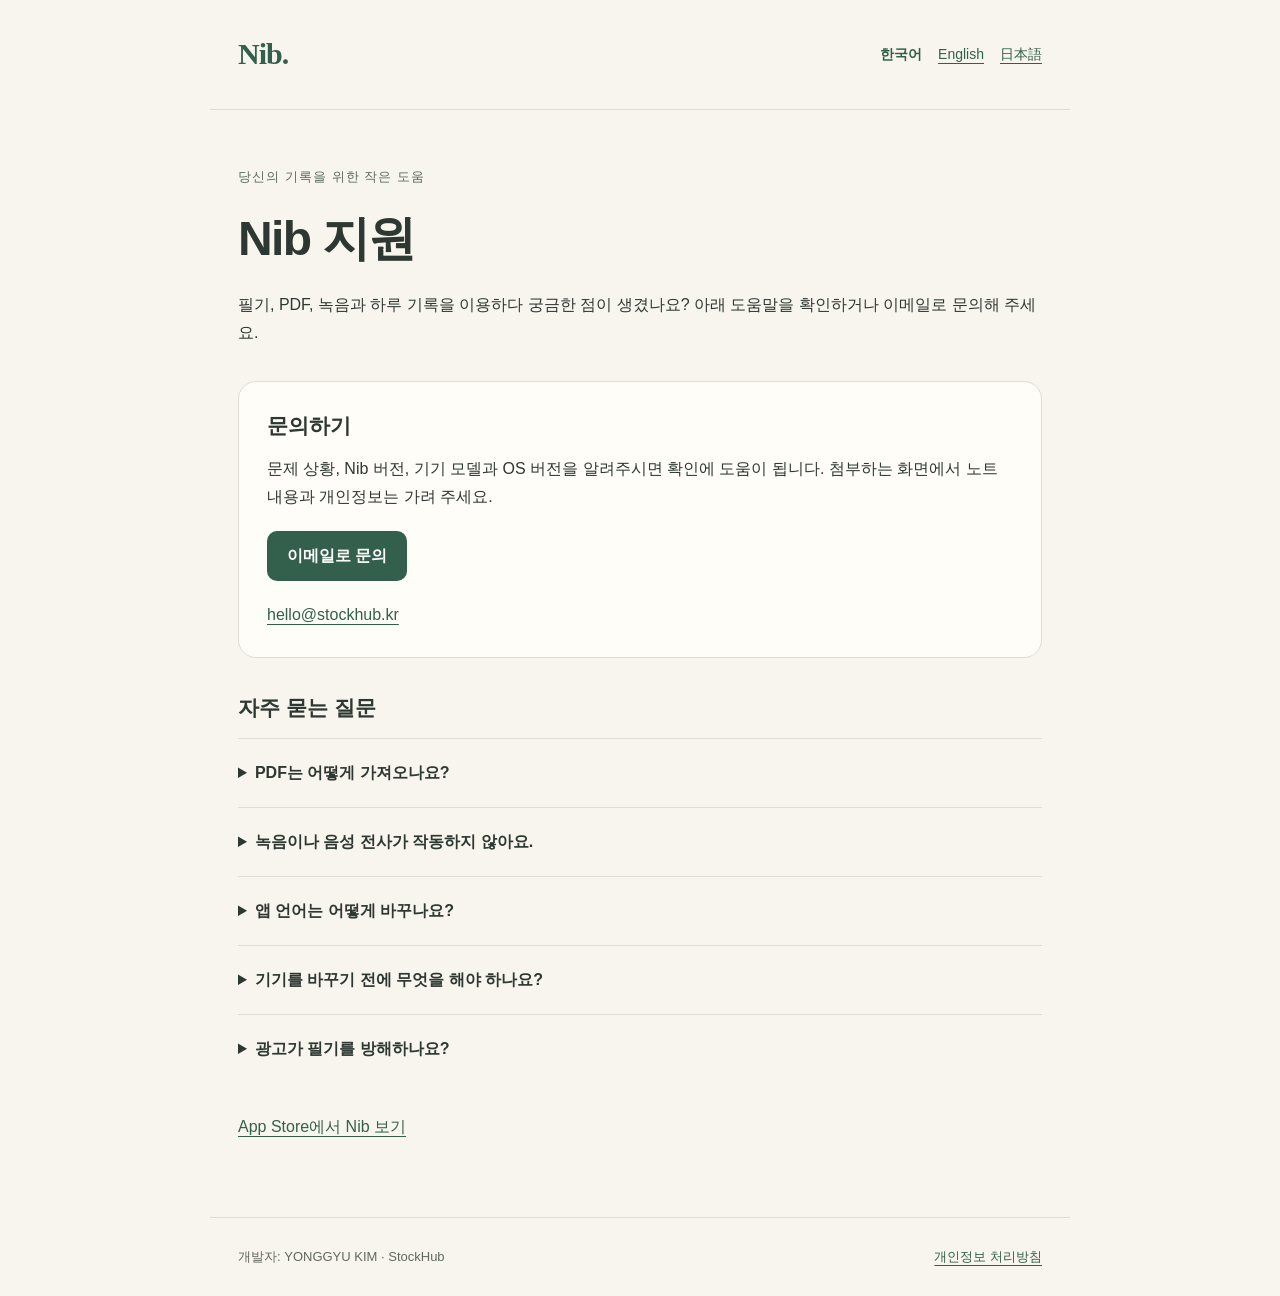
<file: index.html>
<!doctype html>
<html lang="ko"><head><meta charset="utf-8"><meta name="viewport" content="width=device-width, initial-scale=1"><meta name="description" content="Nib 지원 — Nib"><title>Nib 지원</title><link rel="stylesheet" href="styles.css"></head><body><header><a class="brand" href="index.html">Nib<span aria-hidden="true">.</span></a><nav aria-label="Language"><a href="index.html" lang="ko" aria-current="page">한국어</a><a href="en.html" lang="en">English</a><a href="ja.html" lang="ja">日本語</a></nav></header><main class="support"><p class="eyebrow">당신의 기록을 위한 작은 도움</p><h1>Nib 지원</h1><p>필기, PDF, 녹음과 하루 기록을 이용하다 궁금한 점이 생겼나요? 아래 도움말을 확인하거나 이메일로 문의해 주세요.</p><section class="card"><h2>문의하기</h2><p>문제 상황, Nib 버전, 기기 모델과 OS 버전을 알려주시면 확인에 도움이 됩니다. 첨부하는 화면에서 노트 내용과 개인정보는 가려 주세요.</p><p><a href="mailto:hello@stockhub.kr?subject=Nib%20Support" class="button">이메일로 문의</a></p><a href="mailto:hello@stockhub.kr">hello@stockhub.kr</a></section><section><h2>자주 묻는 질문</h2><details><summary>PDF는 어떻게 가져오나요?</summary><p>앱의 PDF 가져오기 기능에서 파일을 선택하세요. iCloud Drive 또는 파일 앱에 있는 문서를 선택하고, 필요한 페이지 범위를 지정할 수 있습니다.</p></details><details><summary>녹음이나 음성 전사가 작동하지 않아요.</summary><p>기기 설정에서 Nib의 마이크와 음성 인식 권한을 확인하세요. 음성 전사는 Apple 서비스, 선택한 언어, 네트워크 및 기기 지원 여부에 따라 이용 가능 여부가 달라질 수 있습니다.</p></details><details><summary>앱 언어는 어떻게 바꾸나요?</summary><p>Nib 설정에서 앱 언어를 변경하세요. 변경 후 앱을 다시 실행하면 새 언어가 반영됩니다.</p></details><details><summary>기기를 바꾸기 전에 무엇을 해야 하나요?</summary><p>기기 안의 데이터가 자동으로 다른 기기로 이전된다고 가정하지 마세요. 앱에서 제공되는 백업·내보내기 기능으로 사본을 저장하고, 파일이 정상적으로 열리는지 확인하세요.</p></details><details><summary>광고가 필기를 방해하나요?</summary><p>광고가 활성화된 버전에서는 라이브러리 하단 배너만 사용하도록 준비하고 있습니다. 필기 화면에는 광고를 배치하지 않습니다. 1.3.26에는 이 광고 기능이 포함되어 있지 않습니다.</p></details></section><p><a href="https://apps.apple.com/app/id6763570270">App Store에서 Nib 보기</a></p></main><footer><span>개발자: YONGGYU KIM · StockHub</span><a href="privacy.html">개인정보 처리방침</a></footer></body></html>
</file>
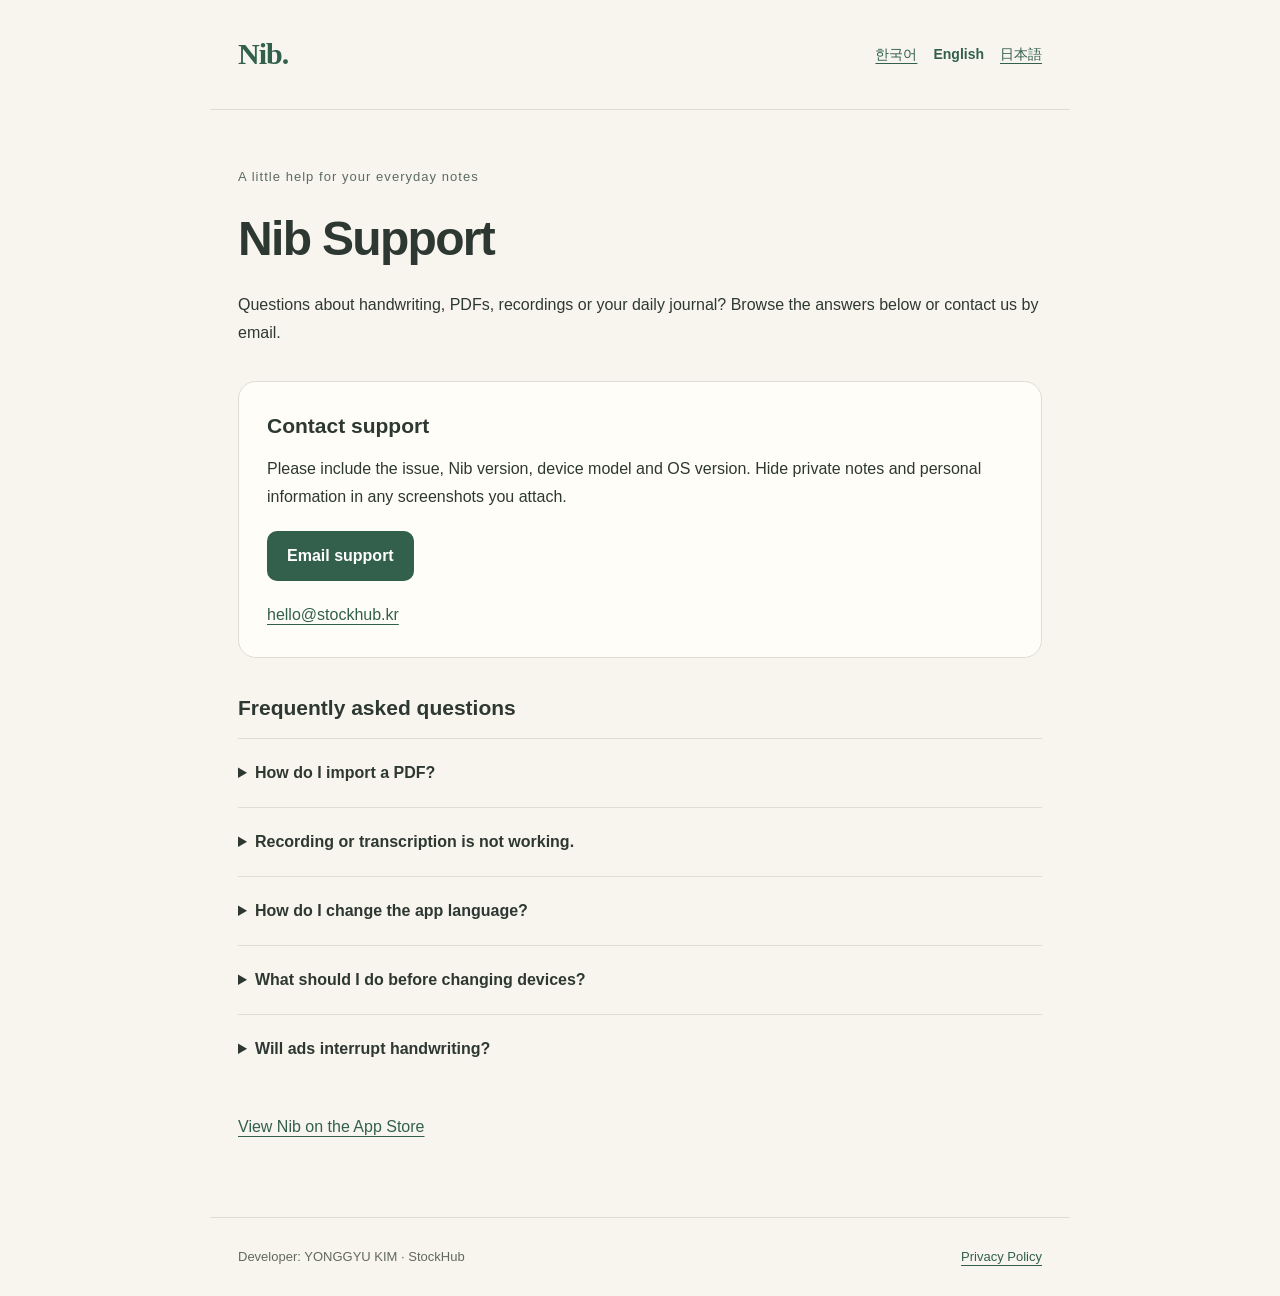
<file: en.html>
<!doctype html>
<html lang="en"><head><meta charset="utf-8"><meta name="viewport" content="width=device-width, initial-scale=1"><meta name="description" content="Nib Support — Nib"><title>Nib Support</title><link rel="stylesheet" href="styles.css"></head><body><header><a class="brand" href="en.html">Nib<span aria-hidden="true">.</span></a><nav aria-label="Language"><a href="index.html" lang="ko">한국어</a><a href="en.html" lang="en" aria-current="page">English</a><a href="ja.html" lang="ja">日本語</a></nav></header><main class="support"><p class="eyebrow">A little help for your everyday notes</p><h1>Nib Support</h1><p>Questions about handwriting, PDFs, recordings or your daily journal? Browse the answers below or contact us by email.</p><section class="card"><h2>Contact support</h2><p>Please include the issue, Nib version, device model and OS version. Hide private notes and personal information in any screenshots you attach.</p><p><a href="mailto:hello@stockhub.kr?subject=Nib%20Support" class="button">Email support</a></p><a href="mailto:hello@stockhub.kr">hello@stockhub.kr</a></section><section><h2>Frequently asked questions</h2><details><summary>How do I import a PDF?</summary><p>Choose a file using the PDF import feature. You can select documents from iCloud Drive or the Files app and choose the page range you need.</p></details><details><summary>Recording or transcription is not working.</summary><p>Check Nib’s microphone and speech recognition permissions in your device settings. Transcription availability depends on Apple services, the selected language, network access and device support.</p></details><details><summary>How do I change the app language?</summary><p>Change App Language in Nib settings, then relaunch the app to apply the new language.</p></details><details><summary>What should I do before changing devices?</summary><p>Do not assume data on one device will automatically appear on another. Use available backup or export features to save a copy and check that the saved file opens correctly.</p></details><details><summary>Will ads interrupt handwriting?</summary><p>Versions with advertising enabled are being prepared to use a banner at the bottom of the Library. Ads are not placed in the handwriting editor. Version 1.3.26 does not include this advertising feature.</p></details></section><p><a href="https://apps.apple.com/app/id6763570270">View Nib on the App Store</a></p></main><footer><span>Developer: YONGGYU KIM · StockHub</span><a href="privacy-en.html">Privacy Policy</a></footer></body></html>
</file>
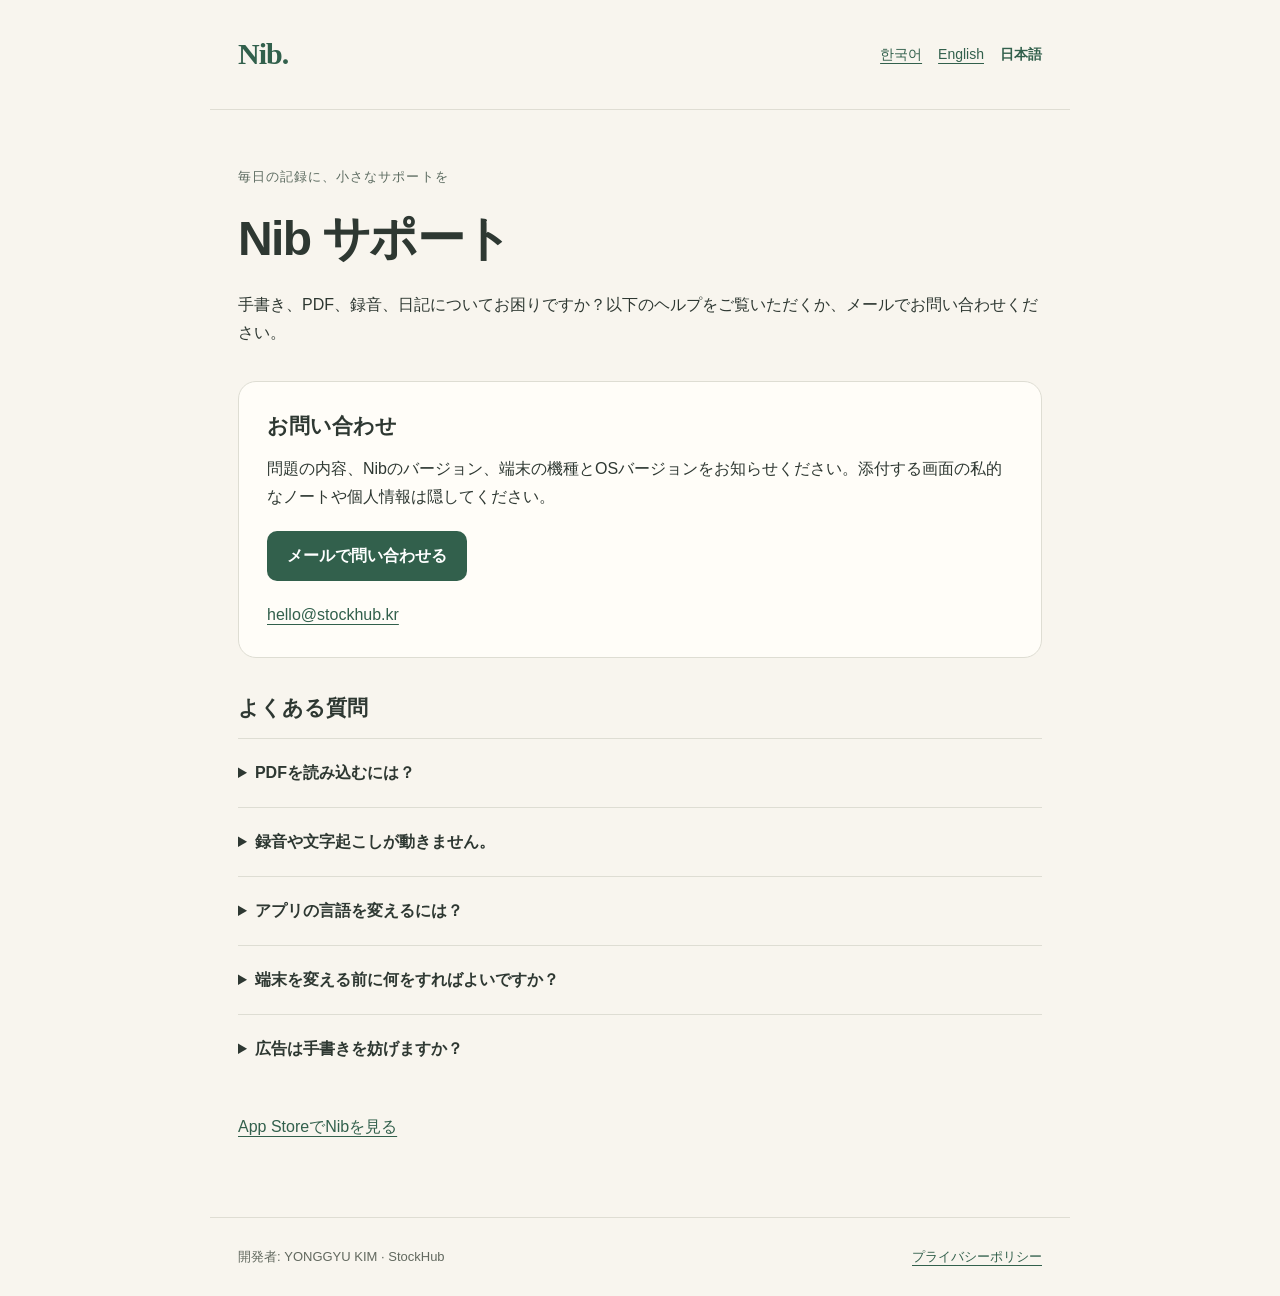
<file: ja.html>
<!doctype html>
<html lang="ja"><head><meta charset="utf-8"><meta name="viewport" content="width=device-width, initial-scale=1"><meta name="description" content="Nib サポート — Nib"><title>Nib サポート</title><link rel="stylesheet" href="styles.css"></head><body><header><a class="brand" href="ja.html">Nib<span aria-hidden="true">.</span></a><nav aria-label="Language"><a href="index.html" lang="ko">한국어</a><a href="en.html" lang="en">English</a><a href="ja.html" lang="ja" aria-current="page">日本語</a></nav></header><main class="support"><p class="eyebrow">毎日の記録に、小さなサポートを</p><h1>Nib サポート</h1><p>手書き、PDF、録音、日記についてお困りですか？以下のヘルプをご覧いただくか、メールでお問い合わせください。</p><section class="card"><h2>お問い合わせ</h2><p>問題の内容、Nibのバージョン、端末の機種とOSバージョンをお知らせください。添付する画面の私的なノートや個人情報は隠してください。</p><p><a href="mailto:hello@stockhub.kr?subject=Nib%20Support" class="button">メールで問い合わせる</a></p><a href="mailto:hello@stockhub.kr">hello@stockhub.kr</a></section><section><h2>よくある質問</h2><details><summary>PDFを読み込むには？</summary><p>PDF読み込み機能でファイルを選択してください。iCloud Driveやファイルアプリの文書から、必要なページ範囲を指定できます。</p></details><details><summary>録音や文字起こしが動きません。</summary><p>端末の設定でNibのマイクと音声認識の許可を確認してください。文字起こしの利用可否はAppleのサービス、選択言語、ネットワーク、端末の対応状況によって異なります。</p></details><details><summary>アプリの言語を変えるには？</summary><p>Nibの設定でアプリ言語を変更し、アプリを再起動してください。</p></details><details><summary>端末を変える前に何をすればよいですか？</summary><p>端末内のデータが別の端末に自動的に移るとは限りません。利用可能なバックアップ・書き出し機能でコピーを保存し、ファイルが正常に開くことを確認してください。</p></details><details><summary>広告は手書きを妨げますか？</summary><p>広告が有効なバージョンではライブラリ下部のバナーを使用する準備をしています。手書き編集画面に広告は配置しません。1.3.26にはこの広告機能は含まれていません。</p></details></section><p><a href="https://apps.apple.com/app/id6763570270">App StoreでNibを見る</a></p></main><footer><span>開発者: YONGGYU KIM · StockHub</span><a href="privacy-ja.html">プライバシーポリシー</a></footer></body></html>
</file>
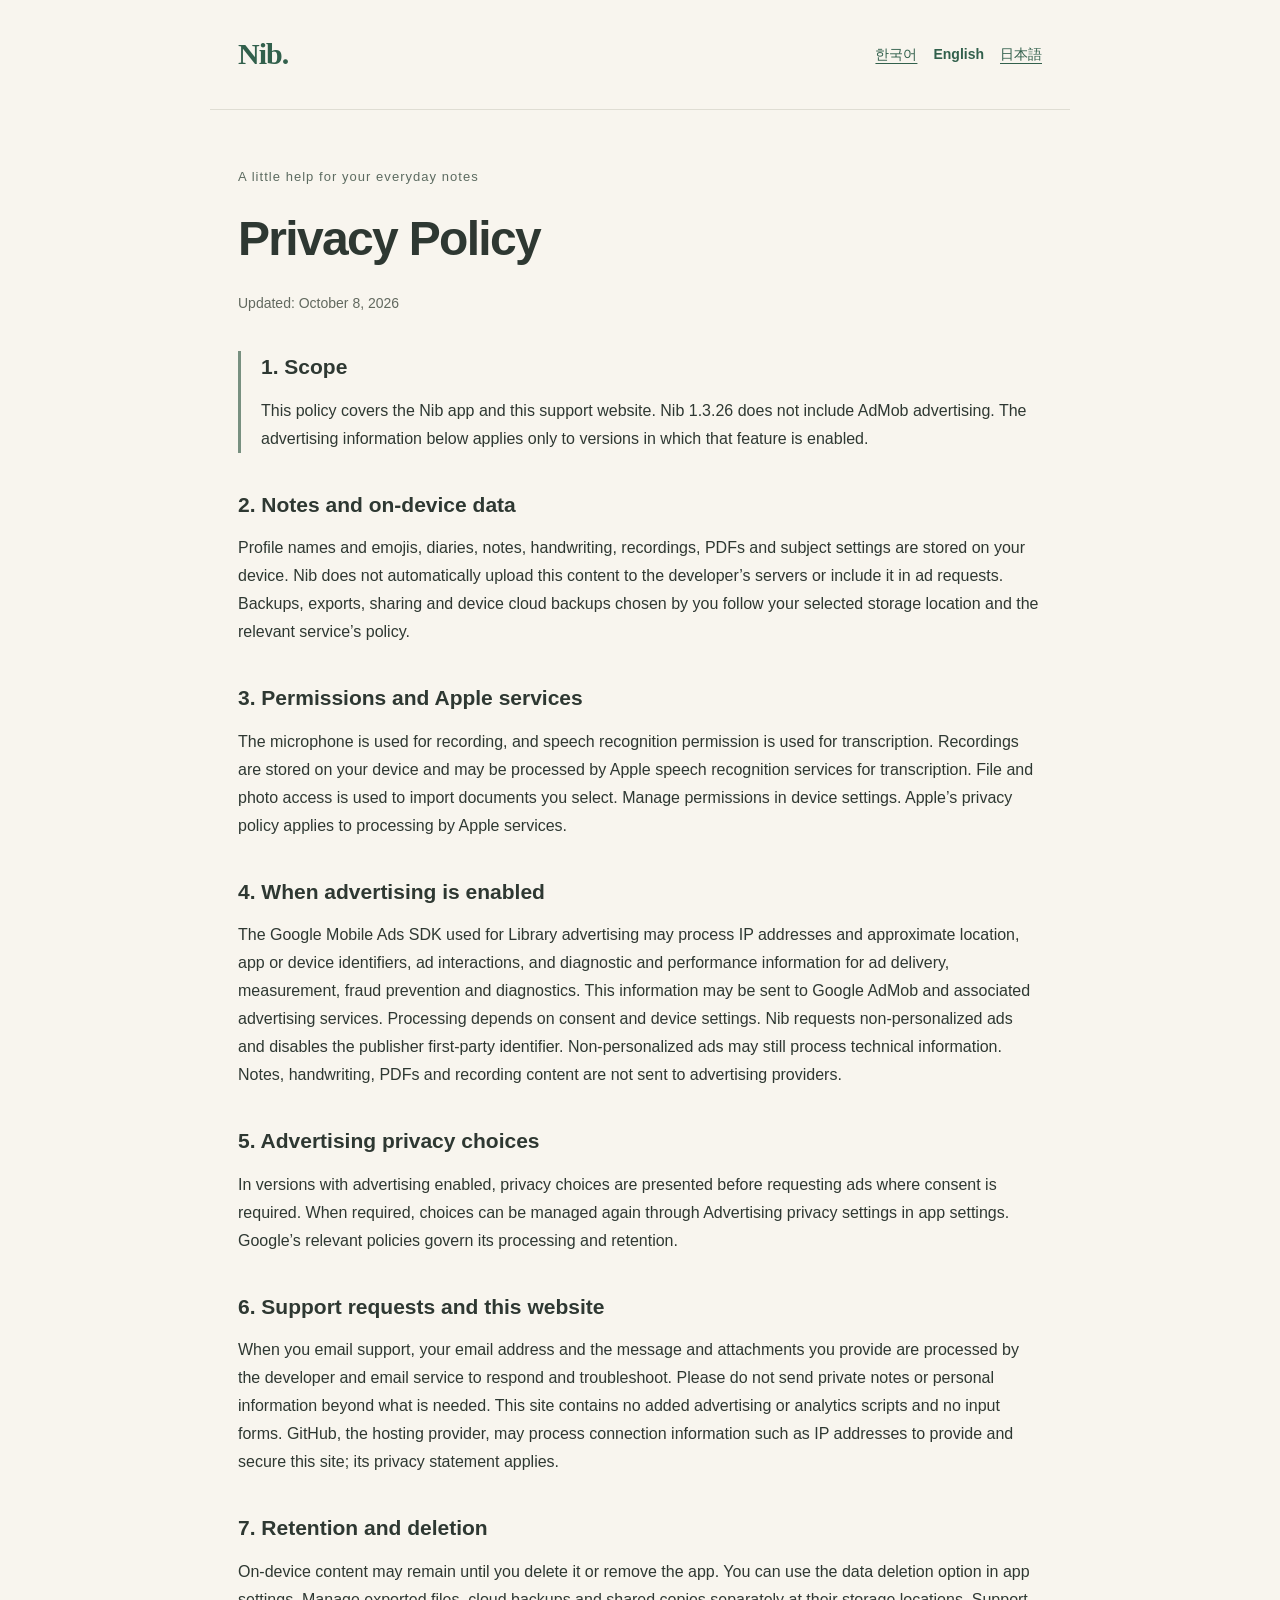
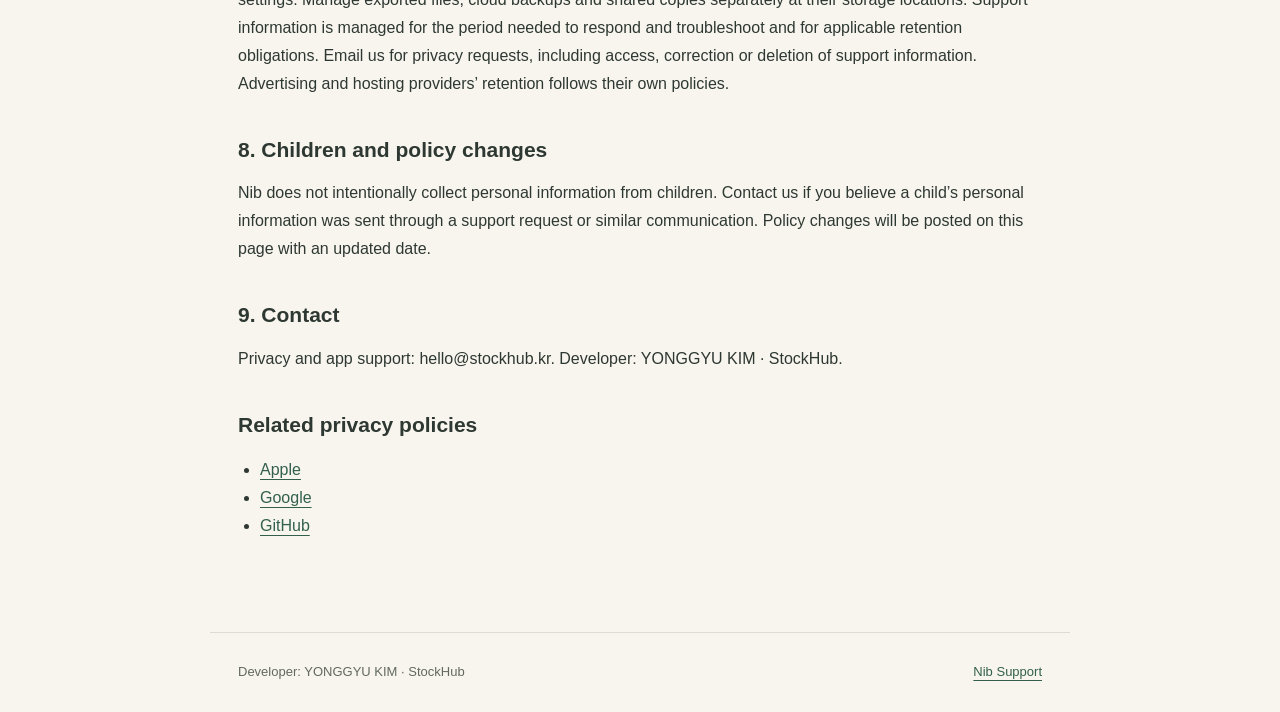
<file: privacy-en.html>
<!doctype html>
<html lang="en"><head><meta charset="utf-8"><meta name="viewport" content="width=device-width, initial-scale=1"><meta name="description" content="Privacy Policy — Nib"><title>Privacy Policy</title><link rel="stylesheet" href="styles.css"></head><body><header><a class="brand" href="en.html">Nib<span aria-hidden="true">.</span></a><nav aria-label="Language"><a href="privacy.html" lang="ko">한국어</a><a href="privacy-en.html" lang="en" aria-current="page">English</a><a href="privacy-ja.html" lang="ja">日本語</a></nav></header><main class="policy"><p class="eyebrow">A little help for your everyday notes</p><h1>Privacy Policy</h1><p class="muted">Updated: October 8, 2026</p><section class="scope"><h2>1. Scope</h2><p>This policy covers the Nib app and this support website. Nib 1.3.26 does not include AdMob advertising. The advertising information below applies only to versions in which that feature is enabled.</p></section><section><h2>2. Notes and on-device data</h2><p>Profile names and emojis, diaries, notes, handwriting, recordings, PDFs and subject settings are stored on your device. Nib does not automatically upload this content to the developer’s servers or include it in ad requests. Backups, exports, sharing and device cloud backups chosen by you follow your selected storage location and the relevant service’s policy.</p></section><section><h2>3. Permissions and Apple services</h2><p>The microphone is used for recording, and speech recognition permission is used for transcription. Recordings are stored on your device and may be processed by Apple speech recognition services for transcription. File and photo access is used to import documents you select. Manage permissions in device settings. Apple’s privacy policy applies to processing by Apple services.</p></section><section><h2>4. When advertising is enabled</h2><p>The Google Mobile Ads SDK used for Library advertising may process IP addresses and approximate location, app or device identifiers, ad interactions, and diagnostic and performance information for ad delivery, measurement, fraud prevention and diagnostics. This information may be sent to Google AdMob and associated advertising services. Processing depends on consent and device settings. Nib requests non-personalized ads and disables the publisher first-party identifier. Non-personalized ads may still process technical information. Notes, handwriting, PDFs and recording content are not sent to advertising providers.</p></section><section><h2>5. Advertising privacy choices</h2><p>In versions with advertising enabled, privacy choices are presented before requesting ads where consent is required. When required, choices can be managed again through Advertising privacy settings in app settings. Google’s relevant policies govern its processing and retention.</p></section><section><h2>6. Support requests and this website</h2><p>When you email support, your email address and the message and attachments you provide are processed by the developer and email service to respond and troubleshoot. Please do not send private notes or personal information beyond what is needed. This site contains no added advertising or analytics scripts and no input forms. GitHub, the hosting provider, may process connection information such as IP addresses to provide and secure this site; its privacy statement applies.</p></section><section><h2>7. Retention and deletion</h2><p>On-device content may remain until you delete it or remove the app. You can use the data deletion option in app settings. Manage exported files, cloud backups and shared copies separately at their storage locations. Support information is managed for the period needed to respond and troubleshoot and for applicable retention obligations. Email us for privacy requests, including access, correction or deletion of support information. Advertising and hosting providers’ retention follows their own policies.</p></section><section><h2>8. Children and policy changes</h2><p>Nib does not intentionally collect personal information from children. Contact us if you believe a child’s personal information was sent through a support request or similar communication. Policy changes will be posted on this page with an updated date.</p></section><section><h2>9. Contact</h2><p>Privacy and app support: hello@stockhub.kr. Developer: YONGGYU KIM · StockHub.</p></section><section><h2>Related privacy policies</h2><ul class="related"><li><a href="https://www.apple.com/legal/privacy/">Apple</a></li><li><a href="https://policies.google.com/privacy">Google</a></li><li><a href="https://docs.github.com/en/site-policy/privacy-policies/github-general-privacy-statement">GitHub</a></li></ul></section></main><footer><span>Developer: YONGGYU KIM · StockHub</span><a href="en.html">Nib Support</a></footer></body></html>
</file>
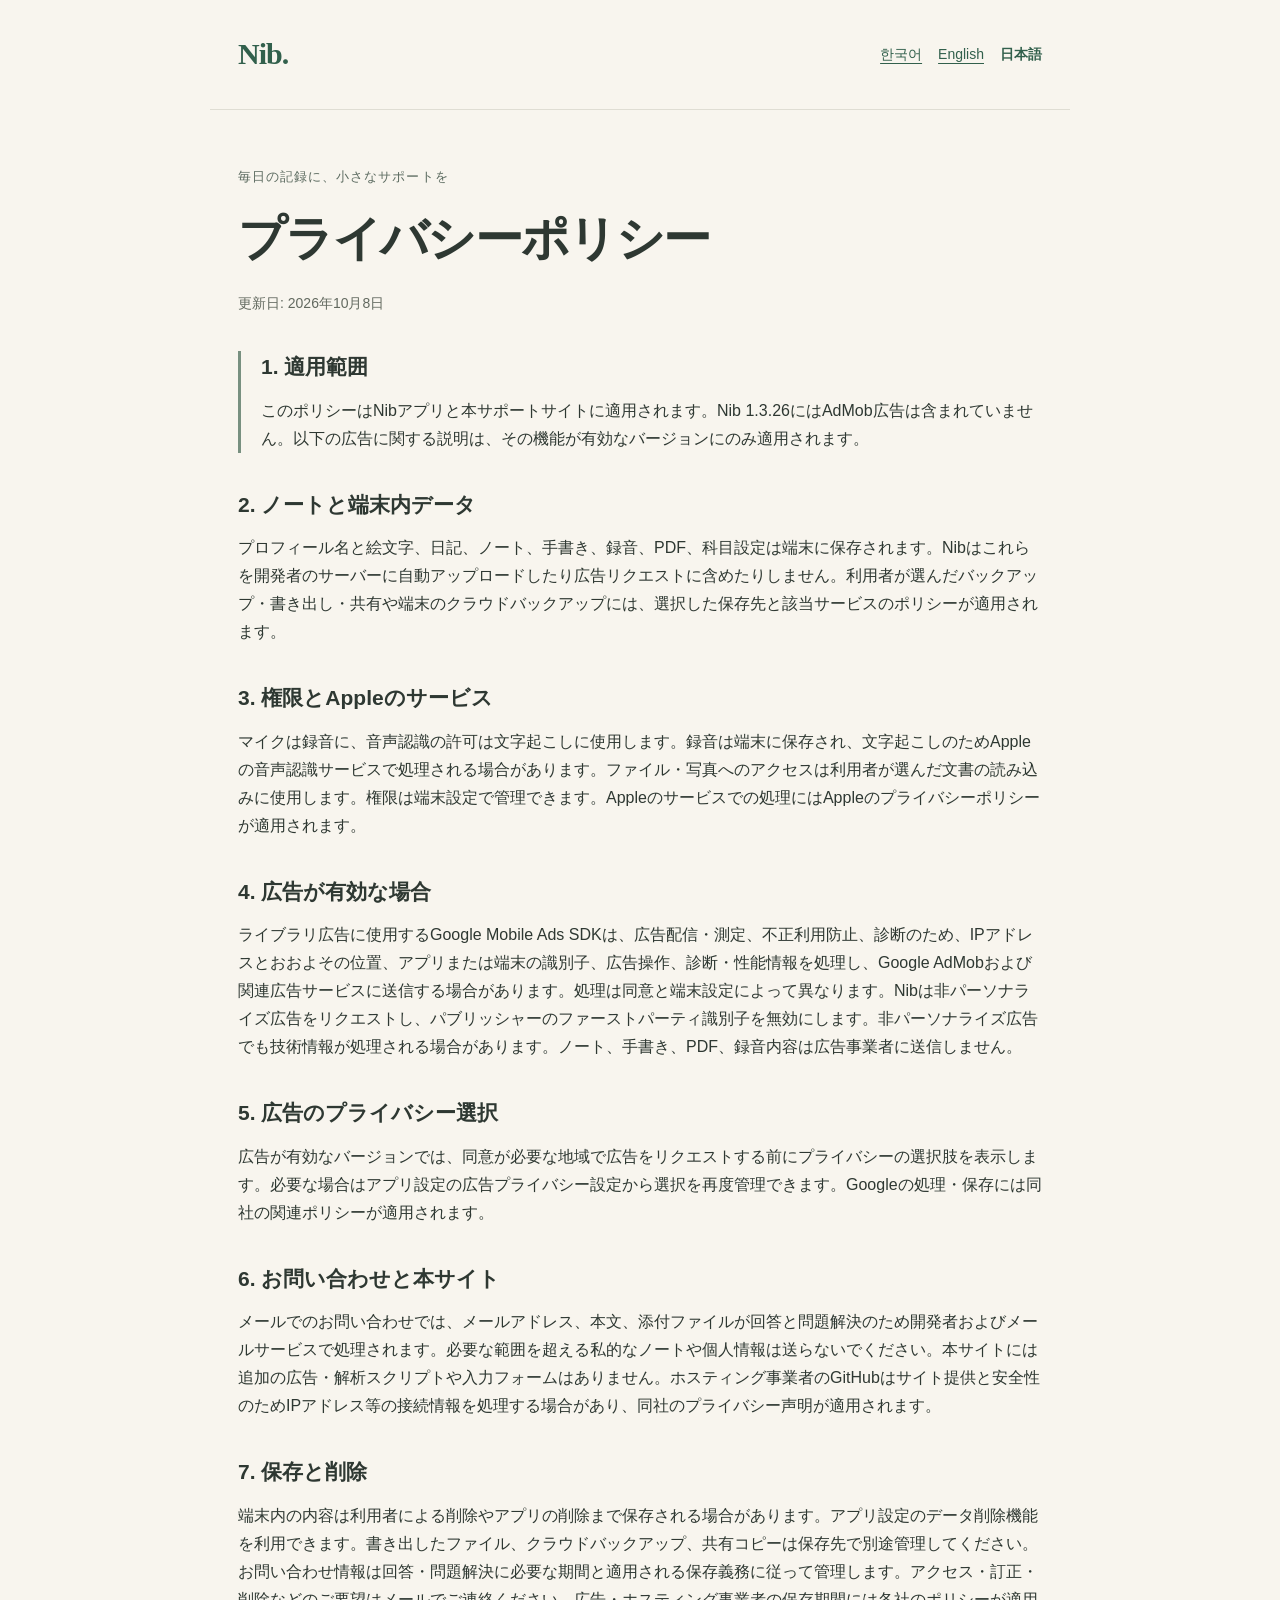
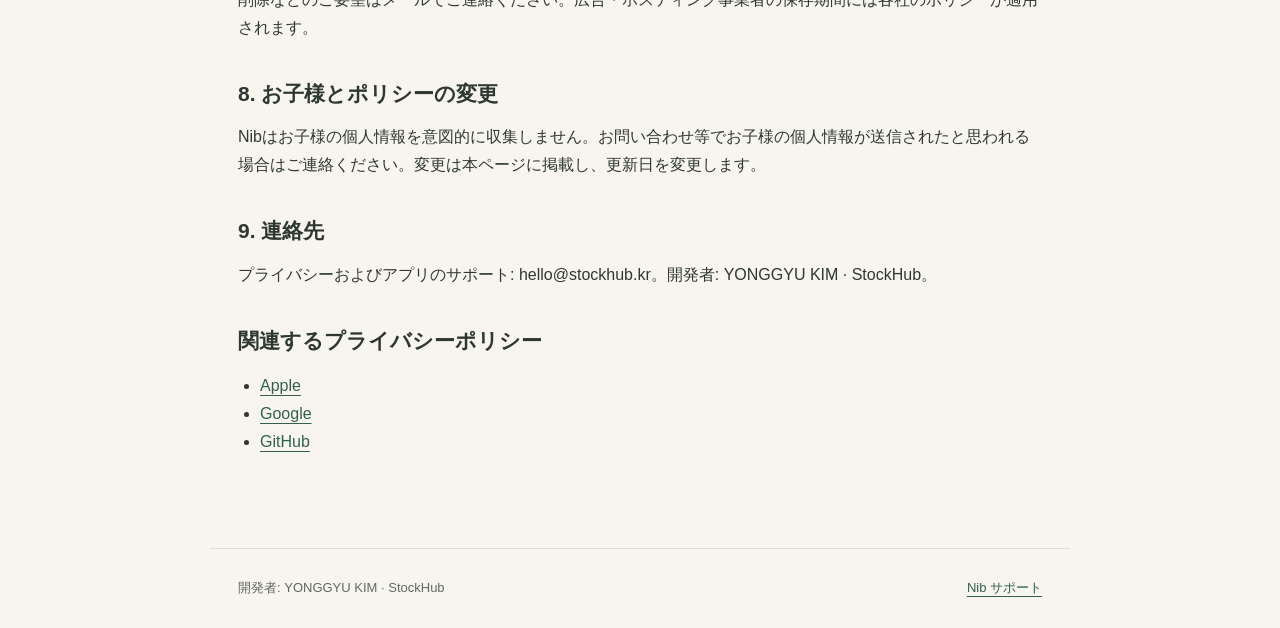
<file: privacy-ja.html>
<!doctype html>
<html lang="ja"><head><meta charset="utf-8"><meta name="viewport" content="width=device-width, initial-scale=1"><meta name="description" content="プライバシーポリシー — Nib"><title>プライバシーポリシー</title><link rel="stylesheet" href="styles.css"></head><body><header><a class="brand" href="ja.html">Nib<span aria-hidden="true">.</span></a><nav aria-label="Language"><a href="privacy.html" lang="ko">한국어</a><a href="privacy-en.html" lang="en">English</a><a href="privacy-ja.html" lang="ja" aria-current="page">日本語</a></nav></header><main class="policy"><p class="eyebrow">毎日の記録に、小さなサポートを</p><h1>プライバシーポリシー</h1><p class="muted">更新日: 2026年10月8日</p><section class="scope"><h2>1. 適用範囲</h2><p>このポリシーはNibアプリと本サポートサイトに適用されます。Nib 1.3.26にはAdMob広告は含まれていません。以下の広告に関する説明は、その機能が有効なバージョンにのみ適用されます。</p></section><section><h2>2. ノートと端末内データ</h2><p>プロフィール名と絵文字、日記、ノート、手書き、録音、PDF、科目設定は端末に保存されます。Nibはこれらを開発者のサーバーに自動アップロードしたり広告リクエストに含めたりしません。利用者が選んだバックアップ・書き出し・共有や端末のクラウドバックアップには、選択した保存先と該当サービスのポリシーが適用されます。</p></section><section><h2>3. 権限とAppleのサービス</h2><p>マイクは録音に、音声認識の許可は文字起こしに使用します。録音は端末に保存され、文字起こしのためAppleの音声認識サービスで処理される場合があります。ファイル・写真へのアクセスは利用者が選んだ文書の読み込みに使用します。権限は端末設定で管理できます。Appleのサービスでの処理にはAppleのプライバシーポリシーが適用されます。</p></section><section><h2>4. 広告が有効な場合</h2><p>ライブラリ広告に使用するGoogle Mobile Ads SDKは、広告配信・測定、不正利用防止、診断のため、IPアドレスとおおよその位置、アプリまたは端末の識別子、広告操作、診断・性能情報を処理し、Google AdMobおよび関連広告サービスに送信する場合があります。処理は同意と端末設定によって異なります。Nibは非パーソナライズ広告をリクエストし、パブリッシャーのファーストパーティ識別子を無効にします。非パーソナライズ広告でも技術情報が処理される場合があります。ノート、手書き、PDF、録音内容は広告事業者に送信しません。</p></section><section><h2>5. 広告のプライバシー選択</h2><p>広告が有効なバージョンでは、同意が必要な地域で広告をリクエストする前にプライバシーの選択肢を表示します。必要な場合はアプリ設定の広告プライバシー設定から選択を再度管理できます。Googleの処理・保存には同社の関連ポリシーが適用されます。</p></section><section><h2>6. お問い合わせと本サイト</h2><p>メールでのお問い合わせでは、メールアドレス、本文、添付ファイルが回答と問題解決のため開発者およびメールサービスで処理されます。必要な範囲を超える私的なノートや個人情報は送らないでください。本サイトには追加の広告・解析スクリプトや入力フォームはありません。ホスティング事業者のGitHubはサイト提供と安全性のためIPアドレス等の接続情報を処理する場合があり、同社のプライバシー声明が適用されます。</p></section><section><h2>7. 保存と削除</h2><p>端末内の内容は利用者による削除やアプリの削除まで保存される場合があります。アプリ設定のデータ削除機能を利用できます。書き出したファイル、クラウドバックアップ、共有コピーは保存先で別途管理してください。お問い合わせ情報は回答・問題解決に必要な期間と適用される保存義務に従って管理します。アクセス・訂正・削除などのご要望はメールでご連絡ください。広告・ホスティング事業者の保存期間には各社のポリシーが適用されます。</p></section><section><h2>8. お子様とポリシーの変更</h2><p>Nibはお子様の個人情報を意図的に収集しません。お問い合わせ等でお子様の個人情報が送信されたと思われる場合はご連絡ください。変更は本ページに掲載し、更新日を変更します。</p></section><section><h2>9. 連絡先</h2><p>プライバシーおよびアプリのサポート: hello@stockhub.kr。開発者: YONGGYU KIM · StockHub。</p></section><section><h2>関連するプライバシーポリシー</h2><ul class="related"><li><a href="https://www.apple.com/legal/privacy/">Apple</a></li><li><a href="https://policies.google.com/privacy">Google</a></li><li><a href="https://docs.github.com/en/site-policy/privacy-policies/github-general-privacy-statement">GitHub</a></li></ul></section></main><footer><span>開発者: YONGGYU KIM · StockHub</span><a href="ja.html">Nib サポート</a></footer></body></html>
</file>
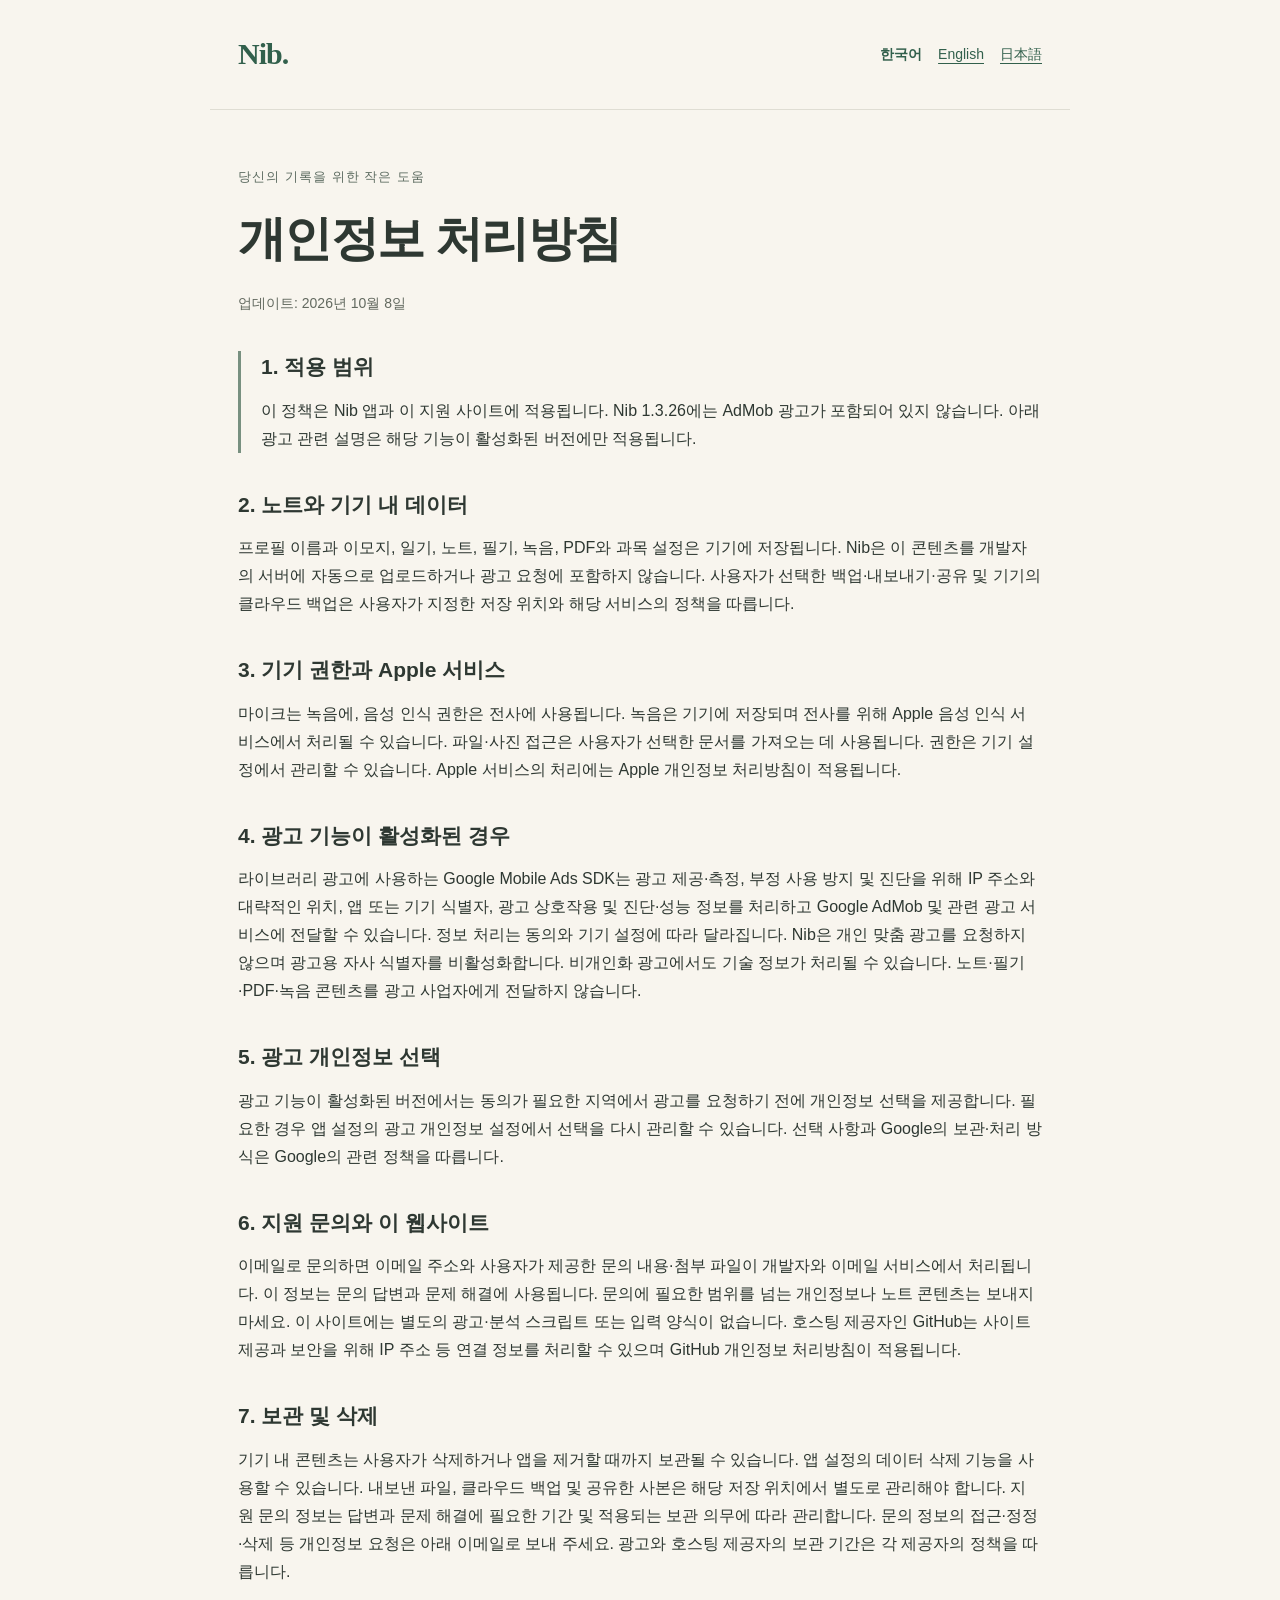
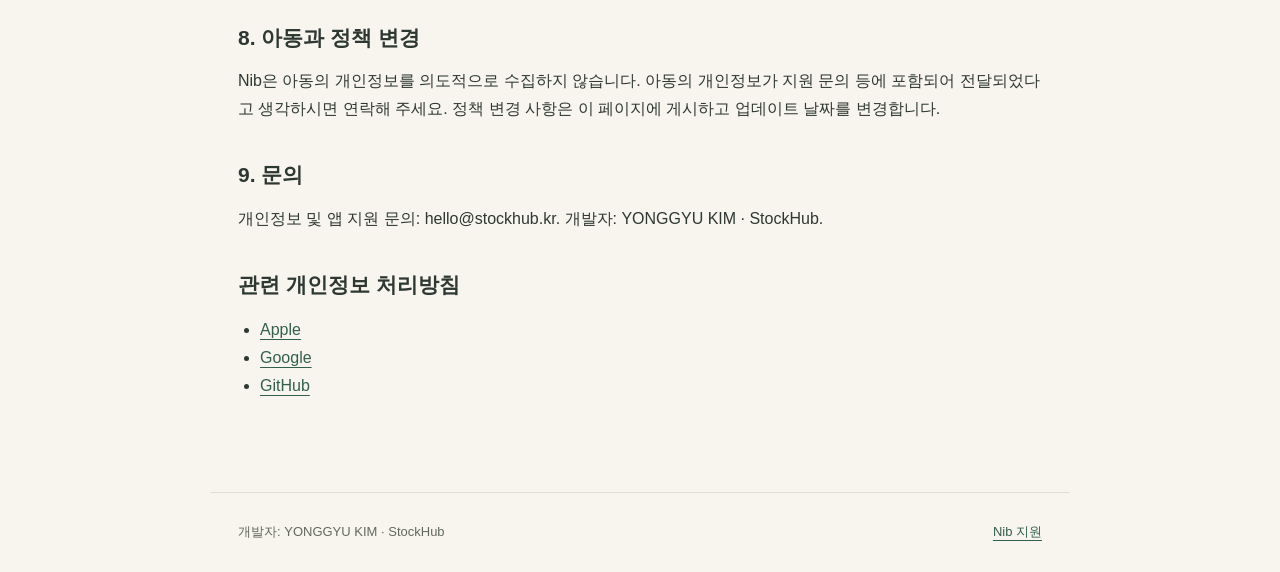
<file: privacy.html>
<!doctype html>
<html lang="ko"><head><meta charset="utf-8"><meta name="viewport" content="width=device-width, initial-scale=1"><meta name="description" content="개인정보 처리방침 — Nib"><title>개인정보 처리방침</title><link rel="stylesheet" href="styles.css"></head><body><header><a class="brand" href="index.html">Nib<span aria-hidden="true">.</span></a><nav aria-label="Language"><a href="privacy.html" lang="ko" aria-current="page">한국어</a><a href="privacy-en.html" lang="en">English</a><a href="privacy-ja.html" lang="ja">日本語</a></nav></header><main class="policy"><p class="eyebrow">당신의 기록을 위한 작은 도움</p><h1>개인정보 처리방침</h1><p class="muted">업데이트: 2026년 10월 8일</p><section class="scope"><h2>1. 적용 범위</h2><p>이 정책은 Nib 앱과 이 지원 사이트에 적용됩니다. Nib 1.3.26에는 AdMob 광고가 포함되어 있지 않습니다. 아래 광고 관련 설명은 해당 기능이 활성화된 버전에만 적용됩니다.</p></section><section><h2>2. 노트와 기기 내 데이터</h2><p>프로필 이름과 이모지, 일기, 노트, 필기, 녹음, PDF와 과목 설정은 기기에 저장됩니다. Nib은 이 콘텐츠를 개발자의 서버에 자동으로 업로드하거나 광고 요청에 포함하지 않습니다. 사용자가 선택한 백업·내보내기·공유 및 기기의 클라우드 백업은 사용자가 지정한 저장 위치와 해당 서비스의 정책을 따릅니다.</p></section><section><h2>3. 기기 권한과 Apple 서비스</h2><p>마이크는 녹음에, 음성 인식 권한은 전사에 사용됩니다. 녹음은 기기에 저장되며 전사를 위해 Apple 음성 인식 서비스에서 처리될 수 있습니다. 파일·사진 접근은 사용자가 선택한 문서를 가져오는 데 사용됩니다. 권한은 기기 설정에서 관리할 수 있습니다. Apple 서비스의 처리에는 Apple 개인정보 처리방침이 적용됩니다.</p></section><section><h2>4. 광고 기능이 활성화된 경우</h2><p>라이브러리 광고에 사용하는 Google Mobile Ads SDK는 광고 제공·측정, 부정 사용 방지 및 진단을 위해 IP 주소와 대략적인 위치, 앱 또는 기기 식별자, 광고 상호작용 및 진단·성능 정보를 처리하고 Google AdMob 및 관련 광고 서비스에 전달할 수 있습니다. 정보 처리는 동의와 기기 설정에 따라 달라집니다. Nib은 개인 맞춤 광고를 요청하지 않으며 광고용 자사 식별자를 비활성화합니다. 비개인화 광고에서도 기술 정보가 처리될 수 있습니다. 노트·필기·PDF·녹음 콘텐츠를 광고 사업자에게 전달하지 않습니다.</p></section><section><h2>5. 광고 개인정보 선택</h2><p>광고 기능이 활성화된 버전에서는 동의가 필요한 지역에서 광고를 요청하기 전에 개인정보 선택을 제공합니다. 필요한 경우 앱 설정의 광고 개인정보 설정에서 선택을 다시 관리할 수 있습니다. 선택 사항과 Google의 보관·처리 방식은 Google의 관련 정책을 따릅니다.</p></section><section><h2>6. 지원 문의와 이 웹사이트</h2><p>이메일로 문의하면 이메일 주소와 사용자가 제공한 문의 내용·첨부 파일이 개발자와 이메일 서비스에서 처리됩니다. 이 정보는 문의 답변과 문제 해결에 사용됩니다. 문의에 필요한 범위를 넘는 개인정보나 노트 콘텐츠는 보내지 마세요. 이 사이트에는 별도의 광고·분석 스크립트 또는 입력 양식이 없습니다. 호스팅 제공자인 GitHub는 사이트 제공과 보안을 위해 IP 주소 등 연결 정보를 처리할 수 있으며 GitHub 개인정보 처리방침이 적용됩니다.</p></section><section><h2>7. 보관 및 삭제</h2><p>기기 내 콘텐츠는 사용자가 삭제하거나 앱을 제거할 때까지 보관될 수 있습니다. 앱 설정의 데이터 삭제 기능을 사용할 수 있습니다. 내보낸 파일, 클라우드 백업 및 공유한 사본은 해당 저장 위치에서 별도로 관리해야 합니다. 지원 문의 정보는 답변과 문제 해결에 필요한 기간 및 적용되는 보관 의무에 따라 관리합니다. 문의 정보의 접근·정정·삭제 등 개인정보 요청은 아래 이메일로 보내 주세요. 광고와 호스팅 제공자의 보관 기간은 각 제공자의 정책을 따릅니다.</p></section><section><h2>8. 아동과 정책 변경</h2><p>Nib은 아동의 개인정보를 의도적으로 수집하지 않습니다. 아동의 개인정보가 지원 문의 등에 포함되어 전달되었다고 생각하시면 연락해 주세요. 정책 변경 사항은 이 페이지에 게시하고 업데이트 날짜를 변경합니다.</p></section><section><h2>9. 문의</h2><p>개인정보 및 앱 지원 문의: hello@stockhub.kr. 개발자: YONGGYU KIM · StockHub.</p></section><section><h2>관련 개인정보 처리방침</h2><ul class="related"><li><a href="https://www.apple.com/legal/privacy/">Apple</a></li><li><a href="https://policies.google.com/privacy">Google</a></li><li><a href="https://docs.github.com/en/site-policy/privacy-policies/github-general-privacy-statement">GitHub</a></li></ul></section></main><footer><span>개발자: YONGGYU KIM · StockHub</span><a href="index.html">Nib 지원</a></footer></body></html>
</file>
<file: styles.css>
*{box-sizing:border-box}html{color-scheme:light;background:#f8f5ee;color:#2e3832;font-family:-apple-system,BlinkMacSystemFont,"Segoe UI",sans-serif;line-height:1.75}body{margin:0}a{color:#32604c;text-underline-offset:4px}a:focus-visible,summary:focus-visible{outline:3px solid #8a4b18;outline-offset:5px}header,main,footer{max-width:860px;margin:auto;padding:28px}header{display:flex;justify-content:space-between;align-items:center;border-bottom:1px solid #dfddd3;gap:20px}.brand{font-family:Georgia,serif;font-size:30px;font-weight:bold;text-decoration:none;letter-spacing:-1px}nav{display:flex;gap:16px;flex-wrap:wrap;font-size:14px}nav a[aria-current=page]{font-weight:700;text-decoration:none}main{padding-top:56px;padding-bottom:56px}.eyebrow{font-size:13px;color:#5c6b60;letter-spacing:.08em}h1{font-size:clamp(32px,6vw,48px);line-height:1.3;letter-spacing:-.035em;margin:12px 0 20px}h2{font-size:21px;margin:0 0 14px;line-height:1.5}p{margin:0 0 20px}section{margin:30px 0}.card{border:1px solid #deddd3;border-radius:18px;background:#fffdf8;padding:28px;margin:34px 0}.button{display:inline-block;background:#32604c;color:white;padding:11px 20px;border-radius:10px;font-weight:600;text-decoration:none;max-width:100%;overflow-wrap:anywhere}.muted{font-size:14px;color:#62695f}details{border-top:1px solid #deddd3;padding:20px 0}summary{font-weight:650;cursor:pointer}details p{margin:12px 0 0}footer{border-top:1px solid #dfddd3;font-size:13px;color:#62695f;display:flex;justify-content:space-between;gap:20px;flex-wrap:wrap}.policy section{margin:36px 0}.policy .scope{border-left:3px solid #789080;padding-left:20px}.related{padding-left:22px}@media(max-width:520px){header,main,footer{padding:22px}header{align-items:flex-start}.brand{font-size:27px}nav{gap:12px;font-size:13px}main{padding-top:36px}.card{padding:22px}}
</file>
